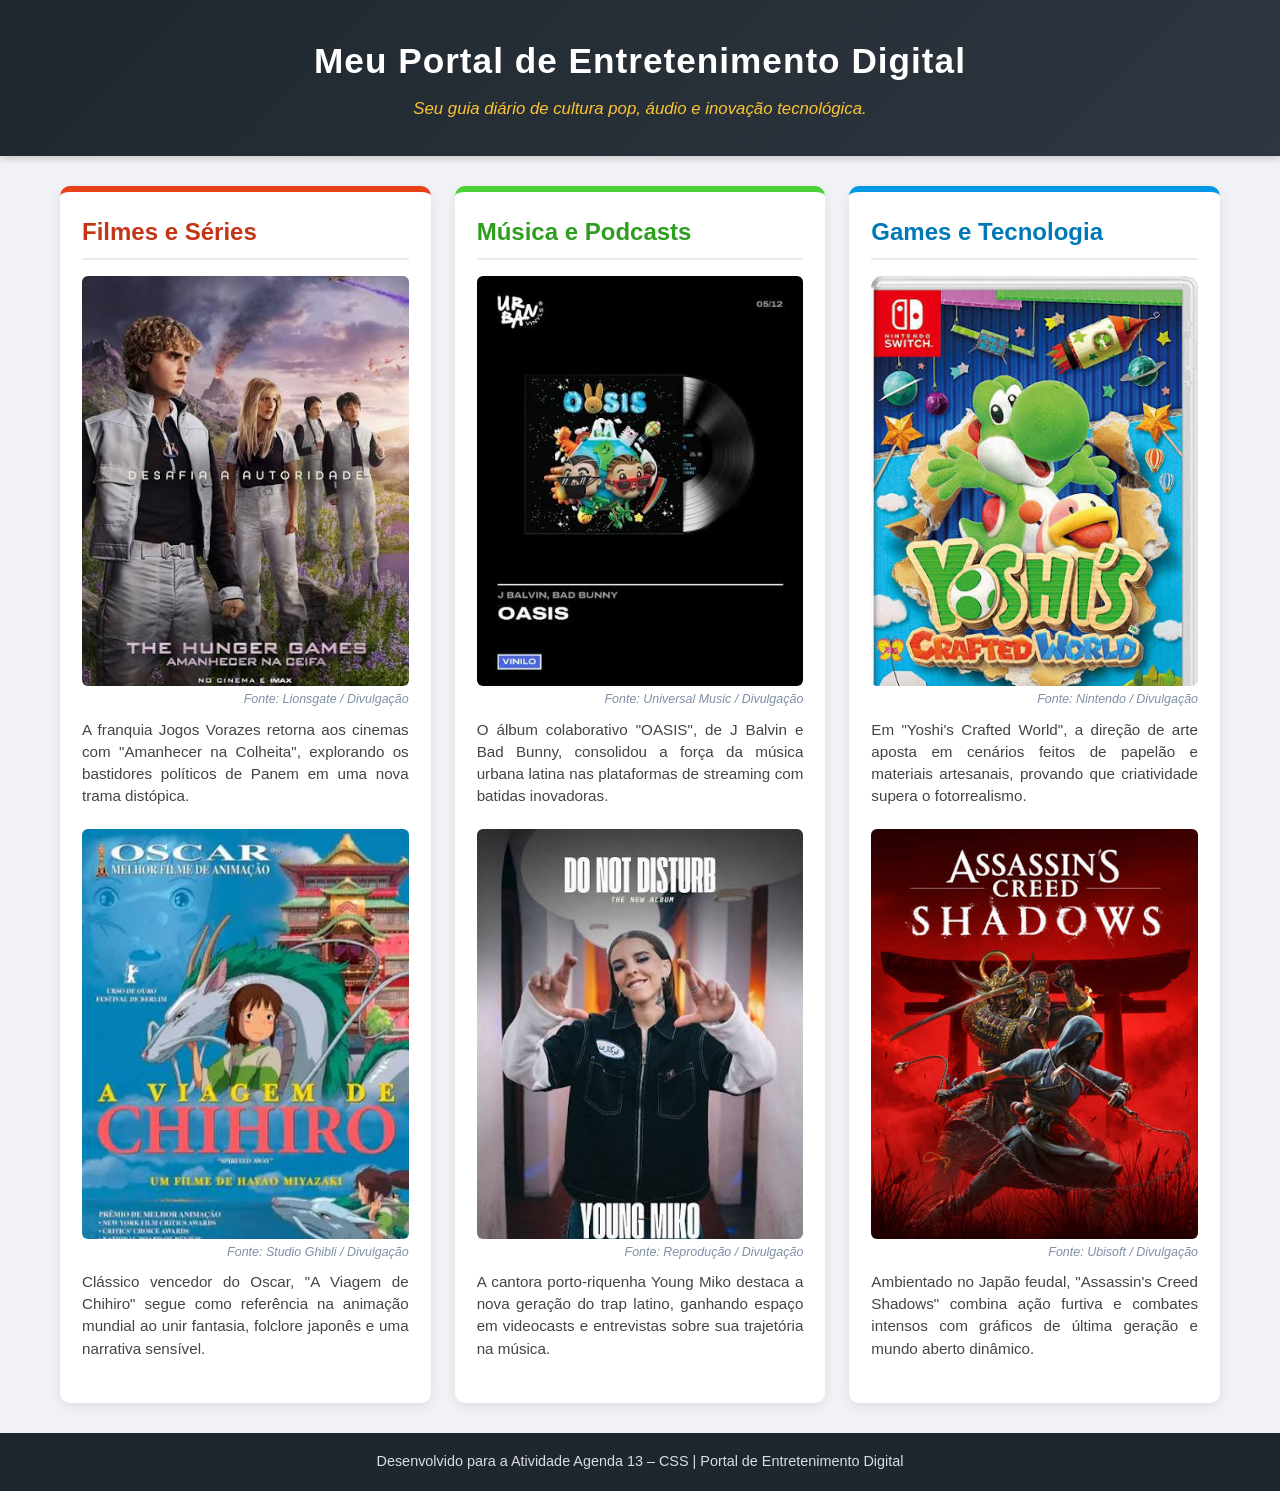
<file: index.html>
<!DOCTYPE html>
<html lang="pt-br">
<head>
    <meta charset="UTF-8">
    <meta name="viewport" content="width=device-width, initial-scale=1.0">
    <title>Meu Portal de Entretenimento Digital</title>

    <!-- 1. CSS Externo: Reset vinculado ANTES da folha principal -->
    <link rel="stylesheet" href="reset.css">
    <link rel="stylesheet" href="estilo.css">

    <!-- 2. CSS Interno: Estilos gerais da página e do cabeçalho -->
    <style>
        body {
            font-family: 'Segoe UI', Tahoma, Geneva, Verdana, sans-serif;
            background-color: #f0f2f5;
            color: #333333;
        }

        #cabecalho-principal {
            background: linear-gradient(135deg, #1e272e, #2f3640);
            color: #ffffff;
            text-align: center;
            padding: 35px 20px;
            box-shadow: 0 2px 8px rgba(0, 0, 0, 0.2);
        }

        #cabecalho-principal h1 {
            font-size: 2.2rem;
            font-weight: bold;
            letter-spacing: 1px;
        }
    </style>
</head>
<body>

    <!-- Cabeçalho Principal -->
    <header id="cabecalho-principal">
        <h1>Meu Portal de Entretenimento Digital</h1>
        <!-- 3. CSS Inline aplicado diretamente no subtítulo -->
        <p style="color: #fbc531; font-size: 1.05rem; margin-top: 8px; font-style: italic;">
            Seu guia diário de cultura pop, áudio e inovação tecnológica.
        </p>
    </header>

    <!-- Container Flexbox com as três colunas -->
    <main class="container-flexbox">

        <!-- SEÇÃO 1: Filmes e Séries -->
        <section id="secao-filmes" class="cartao-secao">
            <h2 class="titulo-secao">Filmes e Séries</h2>

            <div class="bloco-midia">
                <img src="imagens/filmes1.jpg" alt="Pôster do filme Jogos Vorazes: Amanhecer na Colheita">
                <p class="fonte-imagem">Fonte: Lionsgate / Divulgação</p>
            </div>
            <p class="texto-explicativo">
                A franquia Jogos Vorazes retorna aos cinemas com "Amanhecer na Colheita", explorando os bastidores políticos de Panem em uma nova trama distópica.
            </p>

            <div class="bloco-midia">
                <img src="imagens/filmes2.jpg" alt="Pôster da animação A Viagem de Chihiro">
                <p class="fonte-imagem">Fonte: Studio Ghibli / Divulgação</p>
            </div>
            <p class="texto-explicativo">
                Clássico vencedor do Oscar, "A Viagem de Chihiro" segue como referência na animação mundial ao unir fantasia, folclore japonês e uma narrativa sensível.
            </p>
        </section>

        <!-- SEÇÃO 2: Música e Podcasts -->
        <section id="secao-musica" class="cartao-secao">
            <h2 class="titulo-secao">Música e Podcasts</h2>

            <div class="bloco-midia">
                <img src="imagens/musica1.jpg" alt="Capa e vinil do álbum OASIS de J Balvin e Bad Bunny">
                <p class="fonte-imagem">Fonte: Universal Music / Divulgação</p>
            </div>
            <p class="texto-explicativo">
                O álbum colaborativo "OASIS", de J Balvin e Bad Bunny, consolidou a força da música urbana latina nas plataformas de streaming com batidas inovadoras.
            </p>

            <div class="bloco-midia">
                <img src="imagens/musica2.jpg" alt="Foto da cantora Young Miko">
                <p class="fonte-imagem">Fonte: Reprodução / Divulgação</p>
            </div>
            <p class="texto-explicativo">
                A cantora porto-riquenha Young Miko destaca a nova geração do trap latino, ganhando espaço em videocasts e entrevistas sobre sua trajetória na música.
            </p>
        </section>

        <!-- SEÇÃO 3: Games e Tecnologia -->
        <section id="secao-games" class="cartao-secao">
            <h2 class="titulo-secao">Games e Tecnologia</h2>

            <div class="bloco-midia">
                <img src="imagens/games1.jpg" alt="Capa do jogo Yoshi's Crafted World">
                <p class="fonte-imagem">Fonte: Nintendo / Divulgação</p>
            </div>
            <p class="texto-explicativo">
                Em "Yoshi's Crafted World", a direção de arte aposta em cenários feitos de papelão e materiais artesanais, provando que criatividade supera o fotorrealismo.
            </p>

            <div class="bloco-midia">
                <img src="imagens/games2.jpg" alt="Capa do jogo Assassin's Creed Shadows">
                <p class="fonte-imagem">Fonte: Ubisoft / Divulgação</p>
            </div>
            <p class="texto-explicativo">
                Ambientado no Japão feudal, "Assassin's Creed Shadows" combina ação furtiva e combates intensos com gráficos de última geração e mundo aberto dinâmico.
            </p>
        </section>

    </main>

    <!-- Rodapé com CSS Inline adicional -->
    <footer style="background-color: #1e272e; color: #dcdde1; text-align: center; padding: 18px; margin-top: 30px; font-size: 0.9rem;">
        <p>Desenvolvido para a Atividade Agenda 13 – CSS | Portal de Entretenimento Digital</p>
    </footer>

</body>
</html>
</file>
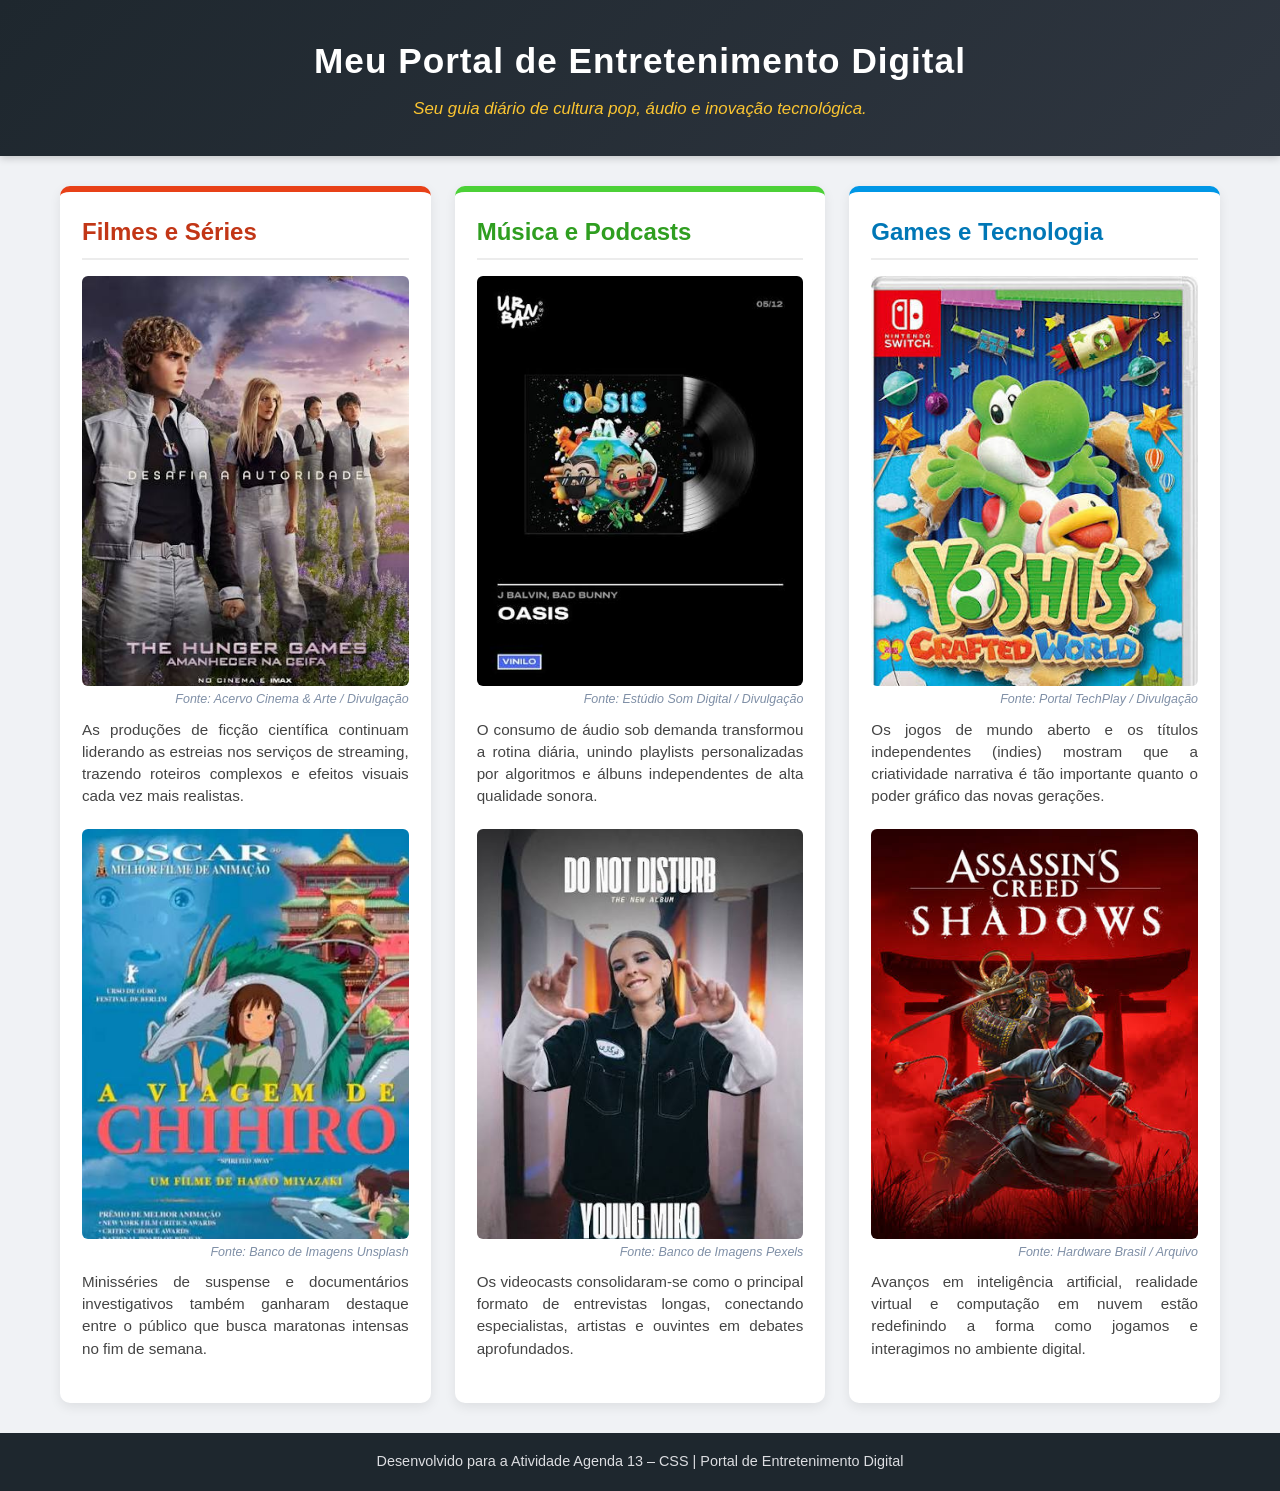
<file: portal.html>
<!DOCTYPE html>
<html lang="pt-br">
<head>
    <meta charset="UTF-8">
    <meta name="viewport" content="width=device-width, initial-scale=1.0">
    <title>Meu Portal de Entretenimento Digital</title>

    <!-- 1. CSS Externo: Reset vinculado ANTES da folha principal -->
    <link rel="stylesheet" href="reset.css">
    <link rel="stylesheet" href="estilo.css">

    <!-- 2. CSS Interno: Estilos gerais da página e do cabeçalho -->
    <style>
        body {
            font-family: 'Segoe UI', Tahoma, Geneva, Verdana, sans-serif;
            background-color: #f0f2f5;
            color: #333333;
        }

        #cabecalho-principal {
            background: linear-gradient(135deg, #1e272e, #2f3640);
            color: #ffffff;
            text-align: center;
            padding: 35px 20px;
            box-shadow: 0 2px 8px rgba(0, 0, 0, 0.2);
        }

        #cabecalho-principal h1 {
            font-size: 2.2rem;
            font-weight: bold;
            letter-spacing: 1px;
        }
    </style>
</head>
<body>

    <!-- Cabeçalho Principal -->
    <header id="cabecalho-principal">
        <h1>Meu Portal de Entretenimento Digital</h1>
        <!-- 3. CSS Inline aplicado diretamente no subtítulo -->
        <p style="color: #fbc531; font-size: 1.05rem; margin-top: 8px; font-style: italic;">
            Seu guia diário de cultura pop, áudio e inovação tecnológica.
        </p>
    </header>

    <!-- Container Flexbox com as três colunas -->
    <main class="container-flexbox">

        <!-- SEÇÃO 1: Filmes e Séries -->
        <section id="secao-filmes" class="cartao-secao">
            <h2 class="titulo-secao">Filmes e Séries</h2>

            <div class="bloco-midia">
                <img src="imagens/filmes1.jpg" alt="Cena de ficção científica no cinema">
                <p class="fonte-imagem">Fonte: Acervo Cinema &amp; Arte / Divulgação</p>
            </div>
            <p class="texto-explicativo">
                As produções de ficção científica continuam liderando as estreias nos serviços de streaming, trazendo roteiros complexos e efeitos visuais cada vez mais realistas.
            </p>

            <div class="bloco-midia">
                <img src="imagens/filmes2.jpg" alt="Sala de cinema com tela iluminada">
                <p class="fonte-imagem">Fonte: Banco de Imagens Unsplash</p>
            </div>
            <p class="texto-explicativo">
                Minisséries de suspense e documentários investigativos também ganharam destaque entre o público que busca maratonas intensas no fim de semana.
            </p>
        </section>

        <!-- SEÇÃO 2: Música e Podcasts -->
        <section id="secao-musica" class="cartao-secao">
            <h2 class="titulo-secao">Música e Podcasts</h2>

            <div class="bloco-midia">
                <img src="imagens/musica1.jpg" alt="Fones de ouvido sobre mesa de estúdio">
                <p class="fonte-imagem">Fonte: Estúdio Som Digital / Divulgação</p>
            </div>
            <p class="texto-explicativo">
                O consumo de áudio sob demanda transformou a rotina diária, unindo playlists personalizadas por algoritmos e álbuns independentes de alta qualidade sonora.
            </p>

            <div class="bloco-midia">
                <img src="imagens/musica2.jpg" alt="Microfone condensador para gravação de podcast">
                <p class="fonte-imagem">Fonte: Banco de Imagens Pexels</p>
            </div>
            <p class="texto-explicativo">
                Os videocasts consolidaram-se como o principal formato de entrevistas longas, conectando especialistas, artistas e ouvintes em debates aprofundados.
            </p>
        </section>

        <!-- SEÇÃO 3: Games e Tecnologia -->
        <section id="secao-games" class="cartao-secao">
            <h2 class="titulo-secao">Games e Tecnologia</h2>

            <div class="bloco-midia">
                <img src="imagens/games1.jpg" alt="Controle de videogame iluminado">
                <p class="fonte-imagem">Fonte: Portal TechPlay / Divulgação</p>
            </div>
            <p class="texto-explicativo">
                Os jogos de mundo aberto e os títulos independentes (indies) mostram que a criatividade narrativa é tão importante quanto o poder gráfico das novas gerações.
            </p>

            <div class="bloco-midia">
                <img src="imagens/games2.jpg" alt="Setup gamer com teclado mecânico e monitor">
                <p class="fonte-imagem">Fonte: Hardware Brasil / Arquivo</p>
            </div>
            <p class="texto-explicativo">
                Avanços em inteligência artificial, realidade virtual e computação em nuvem estão redefinindo a forma como jogamos e interagimos no ambiente digital.
            </p>
        </section>

    </main>

    <!-- Rodapé com CSS Inline adicional -->
    <footer style="background-color: #1e272e; color: #dcdde1; text-align: center; padding: 18px; margin-top: 30px; font-size: 0.9rem;">
        <p>Desenvolvido para a Atividade Agenda 13 – CSS | Portal de Entretenimento Digital</p>
    </footer>

</body>
</html>
</file>
<file: estilo.css>
/* FOLHA DE ESTILO PRINCIPAL - Meu Portal de Entretenimento Digital */

/* Container Flexbox: organiza as 3 seções lado a lado de forma responsiva */
.container-flexbox {
    display: flex;
    justify-content: space-between;
    align-items: stretch; /* Faz as três colunas terem a mesma altura */
    flex-wrap: wrap;      /* Permite quebra de linha em telas menores (celulares/tablets) */
    gap: 24px;            /* Espaçamento uniforme entre as colunas */
    max-width: 1200px;
    margin: 30px auto;
    padding: 0 20px;
}

/* Classe padrão para cada cartão de seção */
.cartao-secao {
    flex: 1 1 300px; /* Cresce e encolhe proporcionalmente, com largura base de 300px */
    background-color: #ffffff;
    border-radius: 10px;
    padding: 22px;
    box-shadow: 0 4px 12px rgba(0, 0, 0, 0.08);
    transition: transform 0.2s ease;
}

/* Efeito sutil de elevação ao passar o mouse sobre a seção */
.cartao-secao:hover {
    transform: translateY(-4px);
}

/* ==========================================================================
   PADRONIZAÇÃO VIA CLASSES (Títulos, Imagens, Fontes e Textos)
   ========================================================================== */

.titulo-secao {
    font-size: 1.5rem;
    font-weight: bold;
    margin-bottom: 16px;
    padding-bottom: 8px;
    border-bottom: 2px solid #ececec;
}

.bloco-midia {
    margin-bottom: 10px;
}

/* Padroniza o tamanho e recorte das imagens para não quebrar o layout */
.bloco-midia img {
    width: 100%;
    height: 410px;               /* Altura ajustada para acompanhar o formato vertical das capas */
    object-fit: cover;           /* Preenche todo o quadro sem distorcer ou esticar a imagem */
    object-position: center top; /* Evita cortar os títulos no topo dos pôsteres */
    border-radius: 6px;
    display: block;
}

/* Padroniza o estilo das fontes/créditos das imagens */
.fonte-imagem {
    font-size: 0.78rem;
    font-style: italic;
    color: #7f8fa6;
    text-align: right;
    margin-top: 4px;
}

.texto-explicativo {
    font-size: 0.95rem;
    line-height: 1.45;
    color: #444444;
    margin-bottom: 18px;
    text-align: justify;
    min-height: 92px;            /* Garante que a segunda fileira de imagens fique alinhada nas 3 colunas */
}

/* ==========================================================================
   ESTILOS INDIVIDUAIS POR ID (Identidade visual de cada seção)
   ========================================================================== */

/* Seção 1: Filmes e Séries (Tom Vermelho Cinema) */
#secao-filmes {
    border-top: 6px solid #e84118;
}
#secao-filmes .titulo-secao {
    color: #c23616;
}

/* Seção 2: Música e Podcasts (Tom Verde Áudio) */
#secao-musica {
    border-top: 6px solid #4cd137;
}
#secao-musica .titulo-secao {
    color: #2f9e20;
}

/* Seção 3: Games e Tecnologia (Tom Azul Tech) */
#secao-games {
    border-top: 6px solid #0097e6;
}
#secao-games .titulo-secao {
    color: #0077b6;
}
</file>
